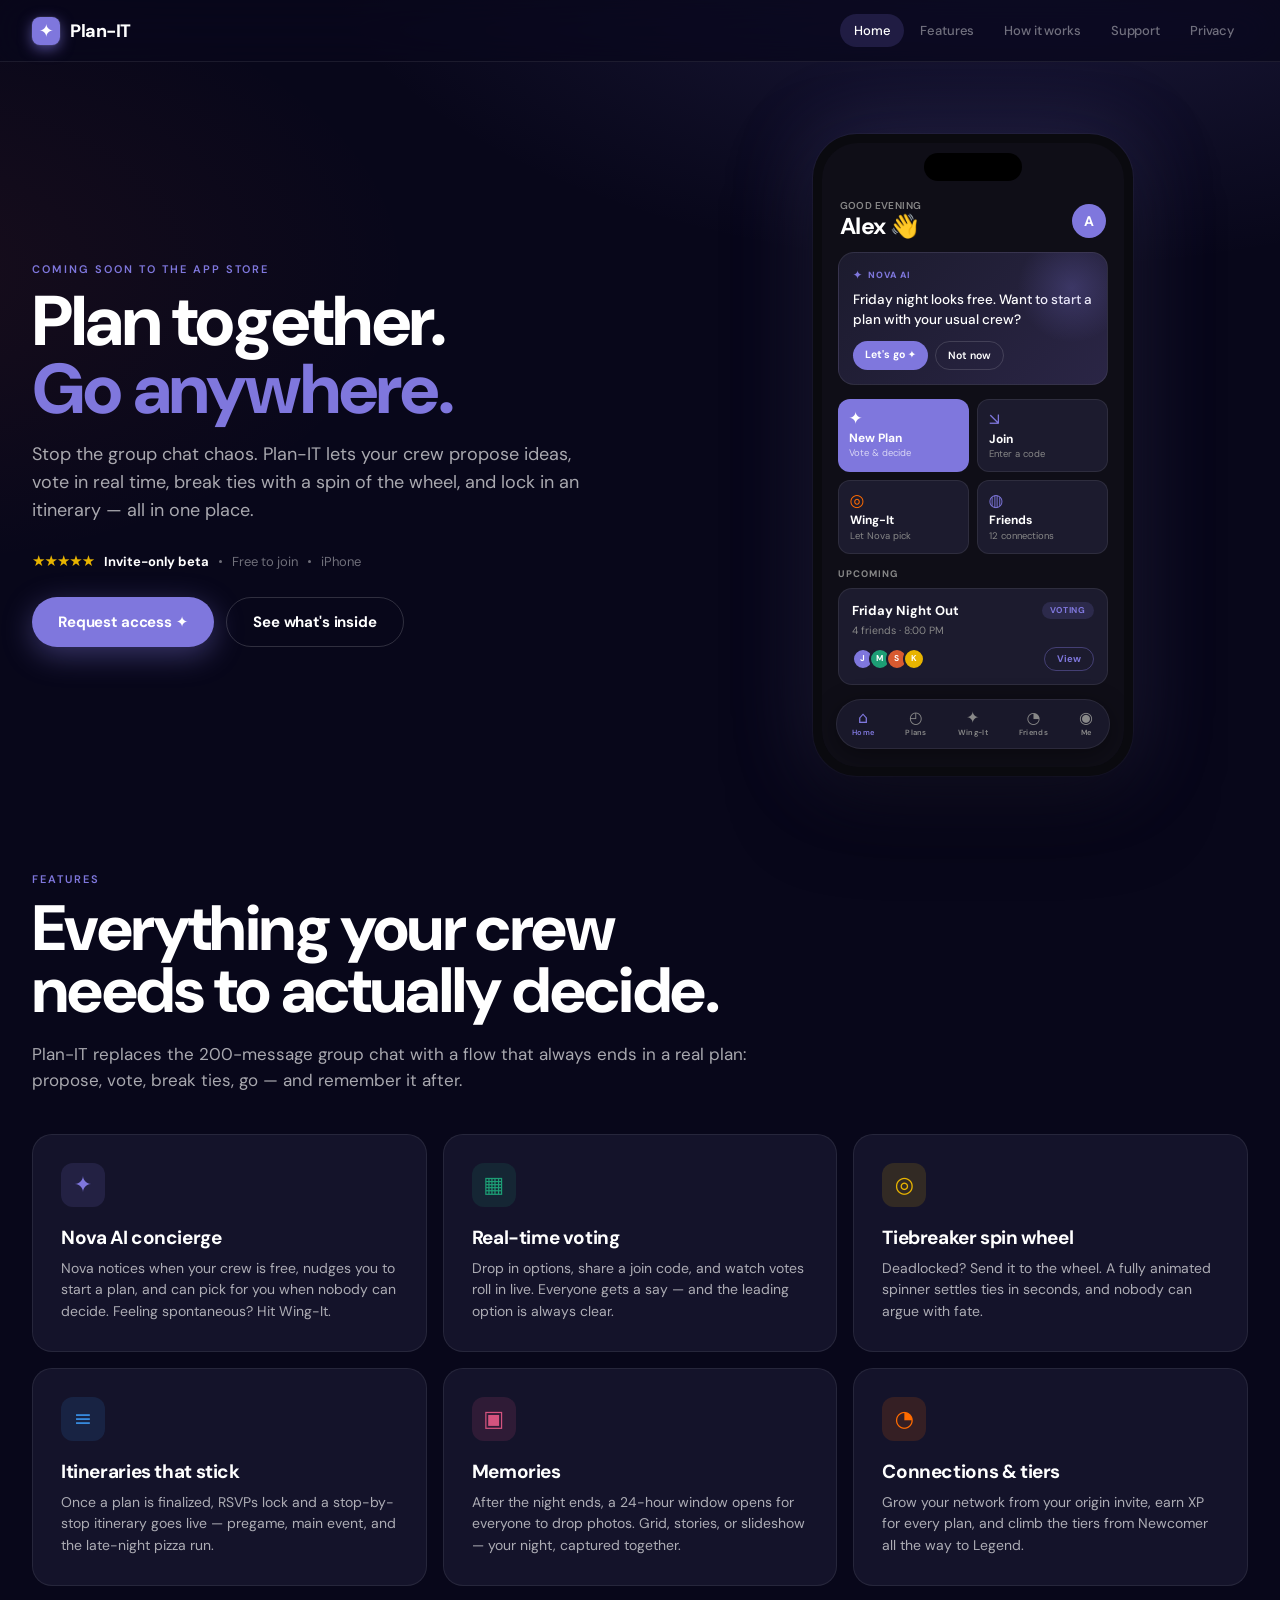
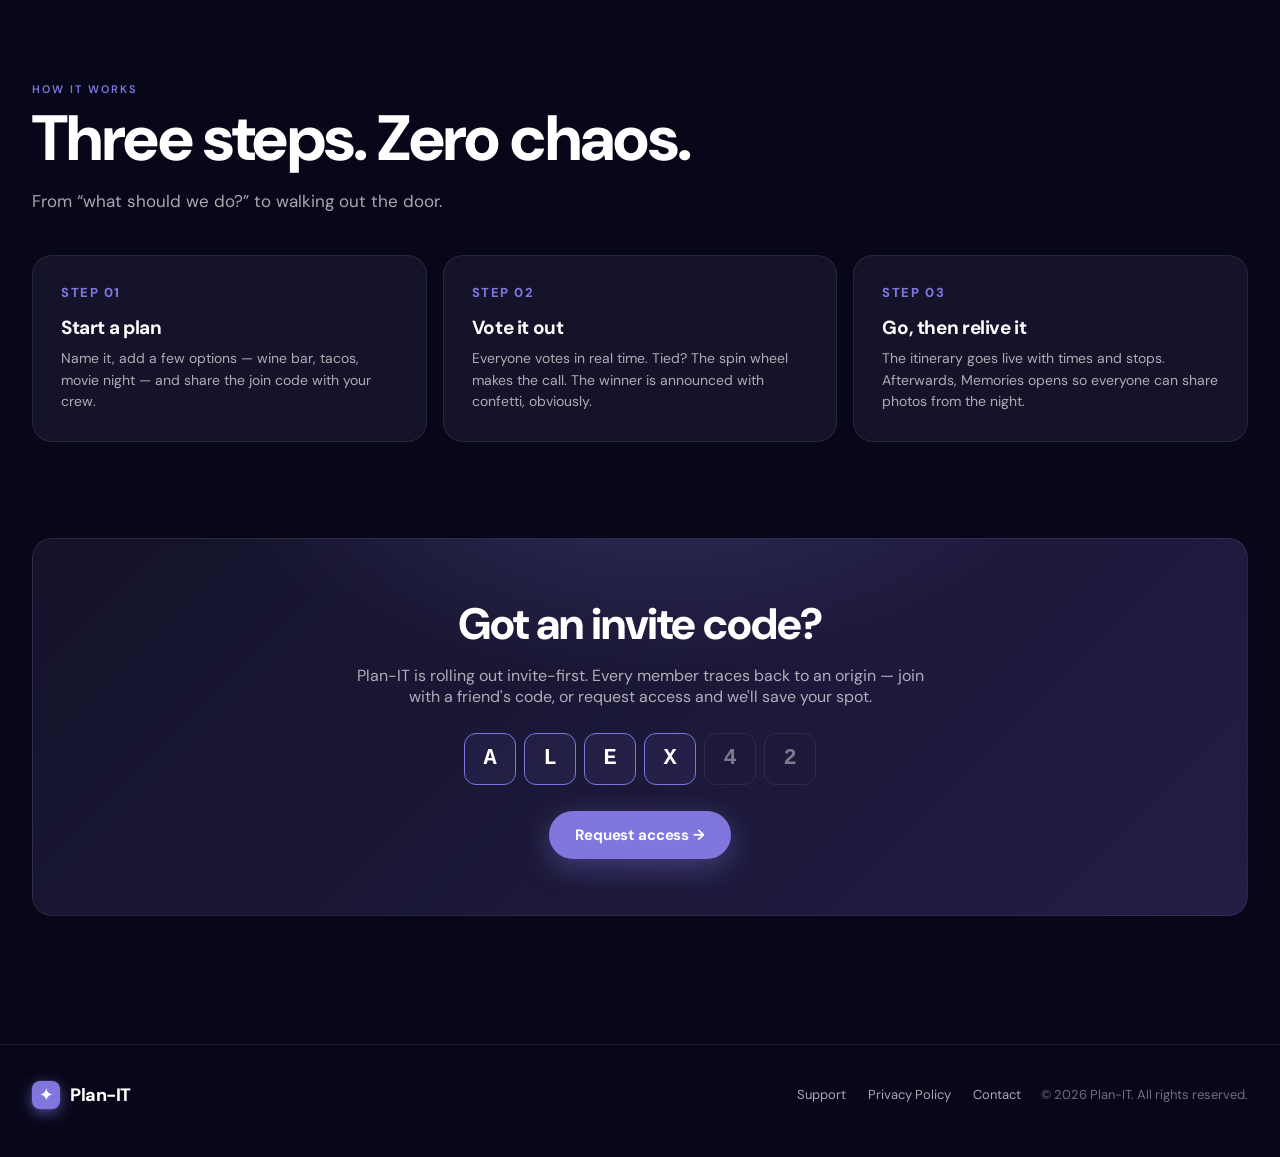
<file: index.html>
<!DOCTYPE html>
<html lang="en">
<head>
  <meta charset="UTF-8">
  <meta name="viewport" content="width=device-width, initial-scale=1.0">
  <title>Plan-IT — Plan together. Go anywhere.</title>
  <meta name="description" content="Plan-IT ends the group chat chaos. Propose plans, vote with friends, break ties with the spin wheel, and go — all in one app.">
  <link rel="preconnect" href="https://fonts.googleapis.com">
  <link rel="preconnect" href="https://fonts.gstatic.com" crossorigin>
  <link href="https://fonts.googleapis.com/css2?family=DM+Sans:opsz,wght@9..40,400;9..40,500;9..40,600;9..40,700;9..40,800&display=swap" rel="stylesheet">
  <link rel="stylesheet" href="styles.css">
  <link rel="icon" href="data:image/svg+xml,<svg xmlns='http://www.w3.org/2000/svg' viewBox='0 0 32 32'><rect width='32' height='32' rx='8' fill='%237F77DD'/><text x='16' y='22' font-size='18' text-anchor='middle' fill='white'>✦</text></svg>">
</head>
<body>

  <!-- ═══════════ NAV ═══════════ -->
  <nav class="top-nav">
    <div class="top-nav-inner">
      <a class="brand" href="index.html">
        <span class="brand-mark">✦</span> Plan-IT
      </a>
      <div class="nav-links">
        <a class="nav-link active" href="index.html">Home</a>
        <a class="nav-link" href="#features">Features</a>
        <a class="nav-link" href="#how">How it works</a>
        <a class="nav-link" href="support.html">Support</a>
        <a class="nav-link" href="privacy.html">Privacy</a>
      </div>
    </div>
  </nav>

  <main>

    <!-- ═══════════ HERO ═══════════ -->
    <section class="hero">
      <div>
        <div class="section-eyebrow">Coming soon to the App Store</div>
        <h1>Plan together.<br><em>Go anywhere.</em></h1>
        <p class="hero-tag">
          Stop the group chat chaos. Plan-IT lets your crew propose ideas, vote in
          real time, break ties with a spin of the wheel, and lock in an itinerary —
          all in one place.
        </p>
        <div class="hero-meta">
          <span class="stars">★★★★★</span>
          <b>Invite-only beta</b>
          <span class="dot"></span>
          <span>Free to join</span>
          <span class="dot"></span>
          <span>iPhone</span>
        </div>
        <div class="cta-row">
          <a class="btn btn-primary" href="#invite">Request access ✦</a>
          <a class="btn btn-ghost" href="#features">See what's inside</a>
        </div>
      </div>

      <!-- Phone mockup: PlanIT Home screen -->
      <div class="phone-col">
        <div class="phone" aria-hidden="true">
          <div class="phone-screen">
            <div class="dynamic-island"></div>

            <div class="app-header">
              <div>
                <div class="greet">Good evening</div>
                <div class="who">Alex 👋</div>
              </div>
              <div class="avatar">A</div>
            </div>

            <div class="nova-card">
              <div class="nova-label">
                <span class="spark">✦</span><span class="nm">Nova AI</span>
              </div>
              <div class="nova-msg">Friday night looks free. Want to start a plan with your usual crew?</div>
              <div class="nova-actions">
                <span class="pill go">Let's go ✦</span>
                <span class="pill later">Not now</span>
              </div>
            </div>

            <div class="quick-grid">
              <div class="tile primary">
                <div class="ic">✦</div>
                <div class="lb">New Plan</div>
                <div class="sb">Vote &amp; decide</div>
              </div>
              <div class="tile">
                <div class="ic">↘</div>
                <div class="lb">Join</div>
                <div class="sb">Enter a code</div>
              </div>
              <div class="tile orange">
                <div class="ic">◎</div>
                <div class="lb">Wing-It</div>
                <div class="sb">Let Nova pick</div>
              </div>
              <div class="tile">
                <div class="ic">◍</div>
                <div class="lb">Friends</div>
                <div class="sb">12 connections</div>
              </div>
            </div>

            <div class="upcoming-label">Upcoming</div>
            <div class="up-card">
              <div class="up-row">
                <span class="t">Friday Night Out</span>
                <span class="badge">Voting</span>
              </div>
              <div class="up-sub">4 friends · 8:00 PM</div>
              <div class="up-people">
                <span class="face" style="background:#7F77DD">J</span>
                <span class="face" style="background:#1D9E75">M</span>
                <span class="face" style="background:#D85A30">S</span>
                <span class="face" style="background:#E8B400">K</span>
                <span class="up-view">View</span>
              </div>
            </div>

            <div class="tab-bar">
              <div class="tab on"><span class="ti">⌂</span><span class="tl">Home</span></div>
              <div class="tab"><span class="ti">◴</span><span class="tl">Plans</span></div>
              <div class="tab"><span class="ti">✦</span><span class="tl">Wing-It</span></div>
              <div class="tab"><span class="ti">◔</span><span class="tl">Friends</span></div>
              <div class="tab"><span class="ti">◉</span><span class="tl">Me</span></div>
            </div>
          </div>
        </div>
      </div>
    </section>

    <!-- ═══════════ FEATURES ═══════════ -->
    <section id="features">
      <div class="section-eyebrow">Features</div>
      <h2 class="section-h">Everything your crew needs to actually decide.</h2>
      <p class="section-sub">
        Plan-IT replaces the 200-message group chat with a flow that always ends in
        a real plan: propose, vote, break ties, go — and remember it after.
      </p>

      <div class="features">
        <div class="feature-card">
          <div class="feature-ic">✦</div>
          <h3>Nova AI concierge</h3>
          <p>Nova notices when your crew is free, nudges you to start a plan, and can pick for you when nobody can decide. Feeling spontaneous? Hit Wing-It.</p>
        </div>
        <div class="feature-card c-green">
          <div class="feature-ic">▦</div>
          <h3>Real-time voting</h3>
          <p>Drop in options, share a join code, and watch votes roll in live. Everyone gets a say — and the leading option is always clear.</p>
        </div>
        <div class="feature-card c-gold">
          <div class="feature-ic">◎</div>
          <h3>Tiebreaker spin wheel</h3>
          <p>Deadlocked? Send it to the wheel. A fully animated spinner settles ties in seconds, and nobody can argue with fate.</p>
        </div>
        <div class="feature-card c-blue">
          <div class="feature-ic">≡</div>
          <h3>Itineraries that stick</h3>
          <p>Once a plan is finalized, RSVPs lock and a stop-by-stop itinerary goes live — pregame, main event, and the late-night pizza run.</p>
        </div>
        <div class="feature-card c-pink">
          <div class="feature-ic">▣</div>
          <h3>Memories</h3>
          <p>After the night ends, a 24-hour window opens for everyone to drop photos. Grid, stories, or slideshow — your night, captured together.</p>
        </div>
        <div class="feature-card c-orange">
          <div class="feature-ic">◔</div>
          <h3>Connections &amp; tiers</h3>
          <p>Grow your network from your origin invite, earn XP for every plan, and climb the tiers from Newcomer all the way to Legend.</p>
        </div>
      </div>
    </section>

    <!-- ═══════════ HOW IT WORKS ═══════════ -->
    <section id="how">
      <div class="section-eyebrow">How it works</div>
      <h2 class="section-h">Three steps. Zero chaos.</h2>
      <p class="section-sub">From “what should we do?” to walking out the door.</p>

      <div class="steps">
        <div class="step">
          <div class="step-num">STEP 01</div>
          <h3>Start a plan</h3>
          <p>Name it, add a few options — wine bar, tacos, movie night — and share the join code with your crew.</p>
        </div>
        <div class="step">
          <div class="step-num">STEP 02</div>
          <h3>Vote it out</h3>
          <p>Everyone votes in real time. Tied? The spin wheel makes the call. The winner is announced with confetti, obviously.</p>
        </div>
        <div class="step">
          <div class="step-num">STEP 03</div>
          <h3>Go, then relive it</h3>
          <p>The itinerary goes live with times and stops. Afterwards, Memories opens so everyone can share photos from the night.</p>
        </div>
      </div>
    </section>

    <!-- ═══════════ INVITE ═══════════ -->
    <section class="invite-band" id="invite">
      <h2>Got an invite code?</h2>
      <p>Plan-IT is rolling out invite-first. Every member traces back to an origin — join with a friend's code, or request access and we'll save your spot.</p>
      <div class="code-row" aria-hidden="true">
        <span class="code-cell">A</span>
        <span class="code-cell">L</span>
        <span class="code-cell">E</span>
        <span class="code-cell">X</span>
        <span class="code-cell empty">4</span>
        <span class="code-cell empty">2</span>
      </div>
      <a class="btn btn-primary" href="mailto:hello@planit.app?subject=Plan-IT%20access%20request">Request access →</a>
    </section>

  </main>

  <!-- ═══════════ FOOTER ═══════════ -->
  <footer>
    <div class="footer-inner">
      <a class="brand" href="index.html"><span class="brand-mark">✦</span> Plan-IT</a>
      <div class="footer-links">
        <a href="support.html">Support</a>
        <a href="privacy.html">Privacy Policy</a>
        <a href="mailto:hello@planit.app">Contact</a>
      </div>
      <span class="fade">© 2026 Plan-IT. All rights reserved.</span>
    </div>
  </footer>

</body>
</html>
</file>
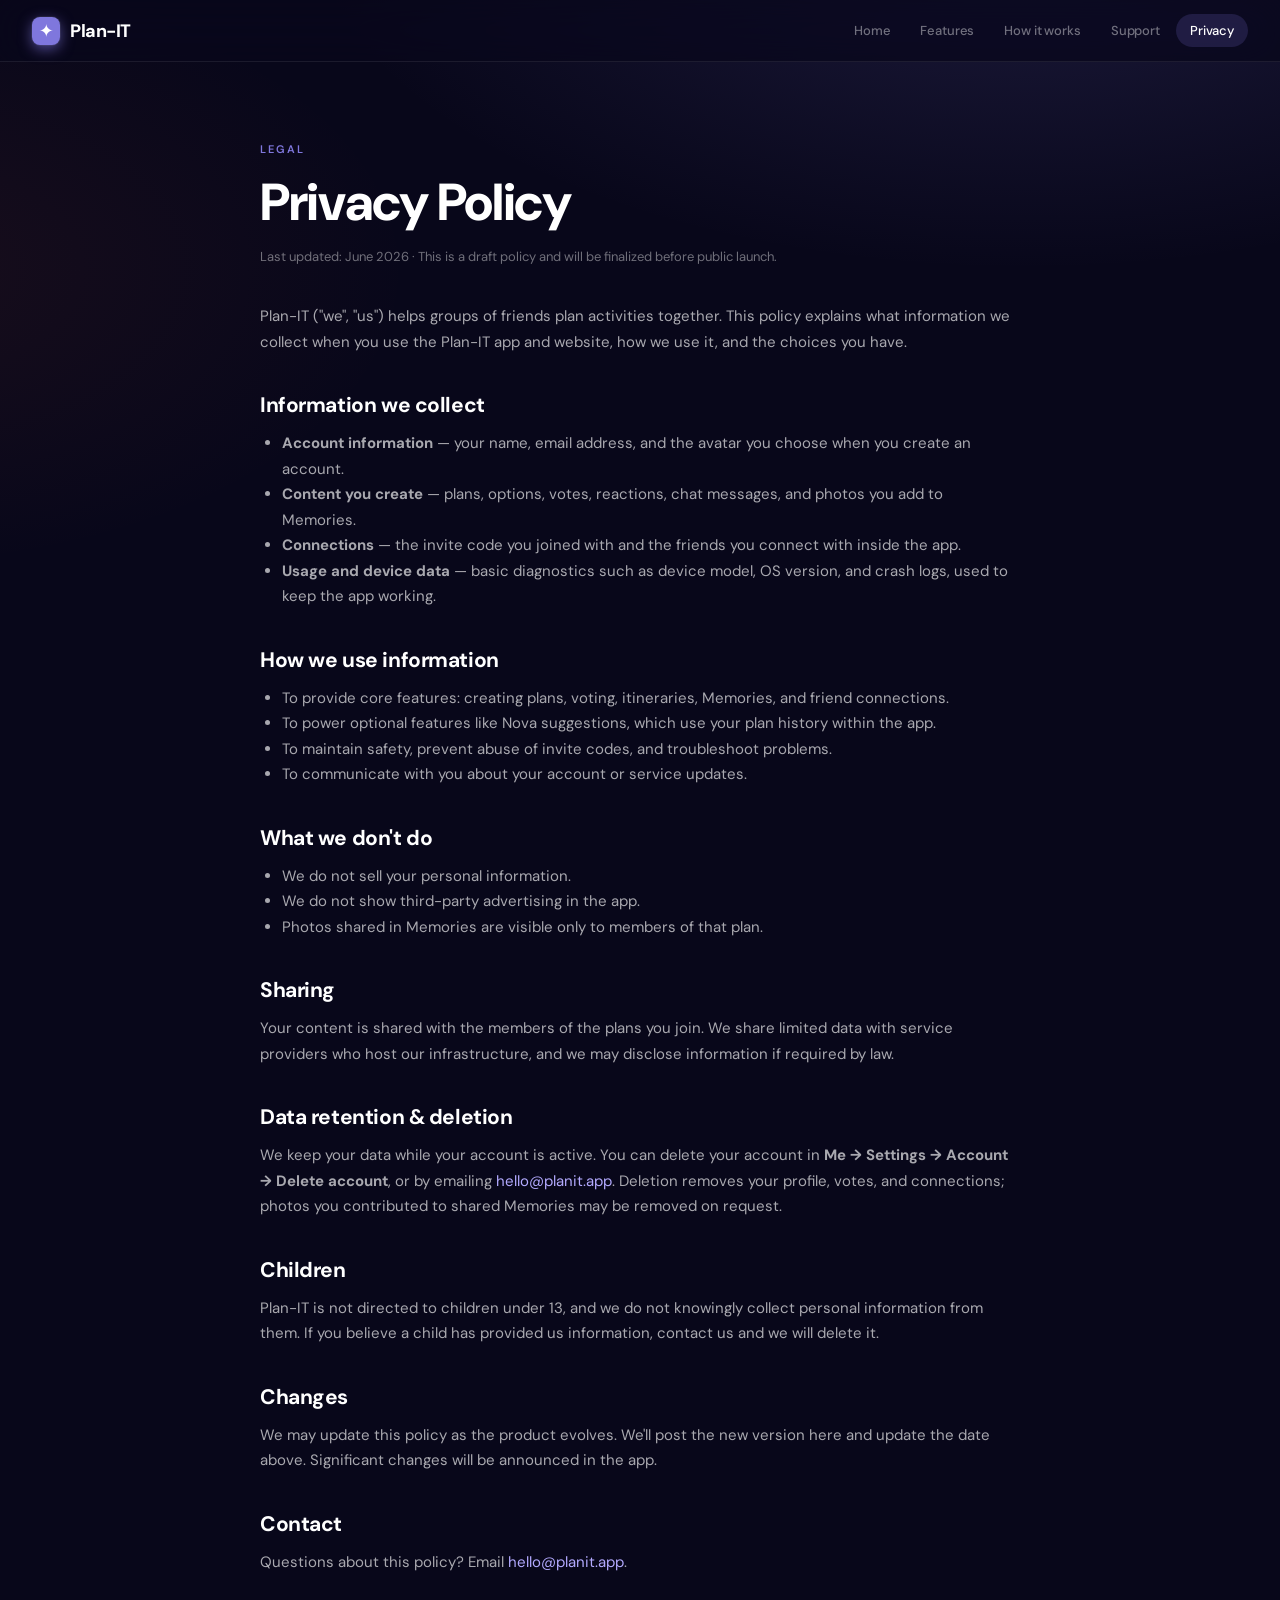
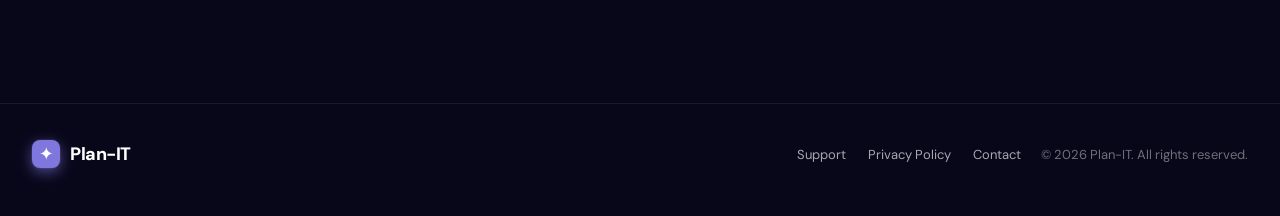
<file: privacy.html>
<!DOCTYPE html>
<html lang="en">
<head>
  <meta charset="UTF-8">
  <meta name="viewport" content="width=device-width, initial-scale=1.0">
  <title>Privacy Policy — Plan-IT</title>
  <meta name="description" content="Plan-IT privacy policy: what we collect, how we use it, and your choices.">
  <link rel="preconnect" href="https://fonts.googleapis.com">
  <link rel="preconnect" href="https://fonts.gstatic.com" crossorigin>
  <link href="https://fonts.googleapis.com/css2?family=DM+Sans:opsz,wght@9..40,400;9..40,500;9..40,600;9..40,700;9..40,800&display=swap" rel="stylesheet">
  <link rel="stylesheet" href="styles.css">
  <link rel="icon" href="data:image/svg+xml,<svg xmlns='http://www.w3.org/2000/svg' viewBox='0 0 32 32'><rect width='32' height='32' rx='8' fill='%237F77DD'/><text x='16' y='22' font-size='18' text-anchor='middle' fill='white'>✦</text></svg>">
</head>
<body>

  <nav class="top-nav">
    <div class="top-nav-inner">
      <a class="brand" href="index.html"><span class="brand-mark">✦</span> Plan-IT</a>
      <div class="nav-links">
        <a class="nav-link" href="index.html">Home</a>
        <a class="nav-link" href="index.html#features">Features</a>
        <a class="nav-link" href="index.html#how">How it works</a>
        <a class="nav-link" href="support.html">Support</a>
        <a class="nav-link active" href="privacy.html">Privacy</a>
      </div>
    </div>
  </nav>

  <main>
    <div class="doc">
      <div class="section-eyebrow">Legal</div>
      <h1>Privacy Policy</h1>
      <p class="updated">Last updated: June 2026 · This is a draft policy and will be finalized before public launch.</p>

      <p>Plan-IT ("we", "us") helps groups of friends plan activities together. This policy
      explains what information we collect when you use the Plan-IT app and website, how we
      use it, and the choices you have.</p>

      <h2>Information we collect</h2>
      <ul>
        <li><b>Account information</b> — your name, email address, and the avatar you choose when you create an account.</li>
        <li><b>Content you create</b> — plans, options, votes, reactions, chat messages, and photos you add to Memories.</li>
        <li><b>Connections</b> — the invite code you joined with and the friends you connect with inside the app.</li>
        <li><b>Usage and device data</b> — basic diagnostics such as device model, OS version, and crash logs, used to keep the app working.</li>
      </ul>

      <h2>How we use information</h2>
      <ul>
        <li>To provide core features: creating plans, voting, itineraries, Memories, and friend connections.</li>
        <li>To power optional features like Nova suggestions, which use your plan history within the app.</li>
        <li>To maintain safety, prevent abuse of invite codes, and troubleshoot problems.</li>
        <li>To communicate with you about your account or service updates.</li>
      </ul>

      <h2>What we don't do</h2>
      <ul>
        <li>We do not sell your personal information.</li>
        <li>We do not show third-party advertising in the app.</li>
        <li>Photos shared in Memories are visible only to members of that plan.</li>
      </ul>

      <h2>Sharing</h2>
      <p>Your content is shared with the members of the plans you join. We share limited data
      with service providers who host our infrastructure, and we may disclose information if
      required by law.</p>

      <h2>Data retention &amp; deletion</h2>
      <p>We keep your data while your account is active. You can delete your account in
      <b>Me → Settings → Account → Delete account</b>, or by emailing
      <a href="mailto:hello@planit.app">hello@planit.app</a>. Deletion removes your profile,
      votes, and connections; photos you contributed to shared Memories may be removed on request.</p>

      <h2>Children</h2>
      <p>Plan-IT is not directed to children under 13, and we do not knowingly collect
      personal information from them. If you believe a child has provided us information,
      contact us and we will delete it.</p>

      <h2>Changes</h2>
      <p>We may update this policy as the product evolves. We'll post the new version here
      and update the date above. Significant changes will be announced in the app.</p>

      <h2>Contact</h2>
      <p>Questions about this policy? Email <a href="mailto:hello@planit.app">hello@planit.app</a>.</p>
    </div>
  </main>

  <footer>
    <div class="footer-inner">
      <a class="brand" href="index.html"><span class="brand-mark">✦</span> Plan-IT</a>
      <div class="footer-links">
        <a href="support.html">Support</a>
        <a href="privacy.html">Privacy Policy</a>
        <a href="mailto:hello@planit.app">Contact</a>
      </div>
      <span class="fade">© 2026 Plan-IT. All rights reserved.</span>
    </div>
  </footer>

</body>
</html>
</file>
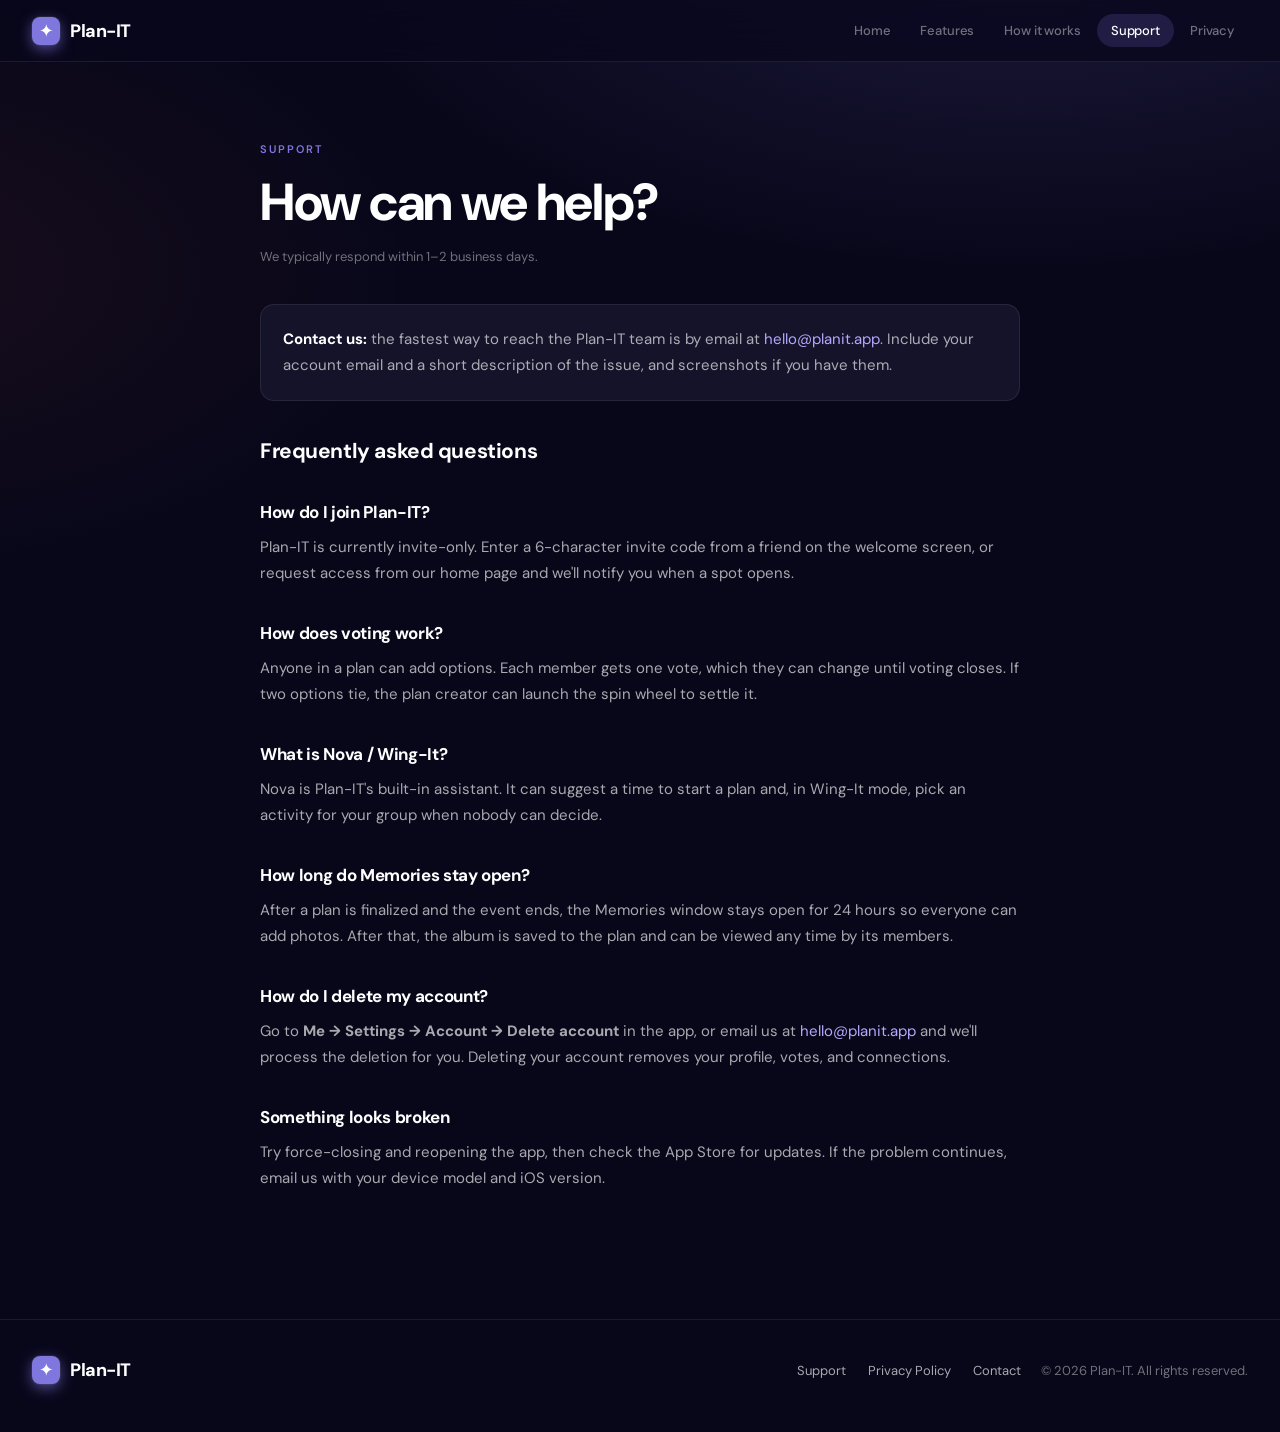
<file: support.html>
<!DOCTYPE html>
<html lang="en">
<head>
  <meta charset="UTF-8">
  <meta name="viewport" content="width=device-width, initial-scale=1.0">
  <title>Support — Plan-IT</title>
  <meta name="description" content="Get help with Plan-IT: account questions, invite codes, voting, and troubleshooting.">
  <link rel="preconnect" href="https://fonts.googleapis.com">
  <link rel="preconnect" href="https://fonts.gstatic.com" crossorigin>
  <link href="https://fonts.googleapis.com/css2?family=DM+Sans:opsz,wght@9..40,400;9..40,500;9..40,600;9..40,700;9..40,800&display=swap" rel="stylesheet">
  <link rel="stylesheet" href="styles.css">
  <link rel="icon" href="data:image/svg+xml,<svg xmlns='http://www.w3.org/2000/svg' viewBox='0 0 32 32'><rect width='32' height='32' rx='8' fill='%237F77DD'/><text x='16' y='22' font-size='18' text-anchor='middle' fill='white'>✦</text></svg>">
</head>
<body>

  <nav class="top-nav">
    <div class="top-nav-inner">
      <a class="brand" href="index.html"><span class="brand-mark">✦</span> Plan-IT</a>
      <div class="nav-links">
        <a class="nav-link" href="index.html">Home</a>
        <a class="nav-link" href="index.html#features">Features</a>
        <a class="nav-link" href="index.html#how">How it works</a>
        <a class="nav-link active" href="support.html">Support</a>
        <a class="nav-link" href="privacy.html">Privacy</a>
      </div>
    </div>
  </nav>

  <main>
    <div class="doc">
      <div class="section-eyebrow">Support</div>
      <h1>How can we help?</h1>
      <p class="updated">We typically respond within 1–2 business days.</p>

      <div class="card">
        <p><b>Contact us:</b> the fastest way to reach the Plan-IT team is by email at
        <a href="mailto:hello@planit.app">hello@planit.app</a>. Include your account
        email and a short description of the issue, and screenshots if you have them.</p>
      </div>

      <h2>Frequently asked questions</h2>

      <h2 style="font-size:17px">How do I join Plan-IT?</h2>
      <p>Plan-IT is currently invite-only. Enter a 6-character invite code from a friend
      on the welcome screen, or request access from our home page and we'll notify you
      when a spot opens.</p>

      <h2 style="font-size:17px">How does voting work?</h2>
      <p>Anyone in a plan can add options. Each member gets one vote, which they can change
      until voting closes. If two options tie, the plan creator can launch the spin wheel
      to settle it.</p>

      <h2 style="font-size:17px">What is Nova / Wing-It?</h2>
      <p>Nova is Plan-IT's built-in assistant. It can suggest a time to start a plan and,
      in Wing-It mode, pick an activity for your group when nobody can decide.</p>

      <h2 style="font-size:17px">How long do Memories stay open?</h2>
      <p>After a plan is finalized and the event ends, the Memories window stays open for
      24 hours so everyone can add photos. After that, the album is saved to the plan
      and can be viewed any time by its members.</p>

      <h2 style="font-size:17px">How do I delete my account?</h2>
      <p>Go to <b>Me → Settings → Account → Delete account</b> in the app, or email us at
      <a href="mailto:hello@planit.app">hello@planit.app</a> and we'll process the deletion
      for you. Deleting your account removes your profile, votes, and connections.</p>

      <h2 style="font-size:17px">Something looks broken</h2>
      <p>Try force-closing and reopening the app, then check the App Store for updates.
      If the problem continues, email us with your device model and iOS version.</p>
    </div>
  </main>

  <footer>
    <div class="footer-inner">
      <a class="brand" href="index.html"><span class="brand-mark">✦</span> Plan-IT</a>
      <div class="footer-links">
        <a href="support.html">Support</a>
        <a href="privacy.html">Privacy Policy</a>
        <a href="mailto:hello@planit.app">Contact</a>
      </div>
      <span class="fade">© 2026 Plan-IT. All rights reserved.</span>
    </div>
  </footer>

</body>
</html>
</file>
<file: styles.css>
/* ════════════════════════════════════════════════════════════
   Plan-IT — Marketing site styles
   Design system carried over from the "Plan IT Final Looks"
   Claude design (Midnight vibe). Tokens live in :root so the
   whole site can be re-themed or scaled by editing one block.
   ════════════════════════════════════════════════════════════ */

* { box-sizing: border-box; margin: 0; padding: 0; }

:root {
  /* Brand (locked) */
  --pl-purple: #7F77DD;
  --pl-purple-dim: #534AB7;
  --pl-bg: #0F0E17;
  --pl-surface: #1C1B2E;
  --pl-surface2: #252440;
  --pl-text: #FFFFFF;
  --pl-muted: #888888;
  --pl-green: #1D9E75;
  --pl-red: #E24B4A;
  --pl-gold: #E8B400;
  --pl-orange: #FF6B00;

  /* Page chrome */
  --bg: #08071a;
  --page-bg-grad:
    radial-gradient(1200px 600px at 80% -10%, rgba(127,119,221,0.18), transparent 60%),
    radial-gradient(900px 500px at -10% 30%, rgba(216,90,48,0.08), transparent 60%),
    #08071a;
  --surface: #14132a;
  --surface-2: #1e1c3a;
  --border: rgba(255,255,255,0.08);
  --border-strong: rgba(255,255,255,0.16);
  --text: #ffffff;
  --text-dim: rgba(255,255,255,0.65);
  --text-mute: rgba(255,255,255,0.42);
  --accent: #7F77DD;
  --accent-2: #b3aaff;
  --display-font: 'DM Sans', -apple-system, system-ui, sans-serif;
  --body-font: 'DM Sans', -apple-system, system-ui, sans-serif;
  --display-weight: 800;
  --display-tracking: -0.025em;
  --section-radius: 20px;
  --tile-radius: 14px;
  --phone-shadow: 0 30px 80px rgba(0,0,0,0.55), 0 0 0 1px rgba(255,255,255,0.04);
  --phone-glow: 0 0 80px rgba(127,119,221,0.25);
}

html, body { background: var(--bg); }
body {
  font-family: var(--body-font);
  color: var(--text);
  min-height: 100vh;
  background: var(--page-bg-grad);
  background-attachment: fixed;
  -webkit-font-smoothing: antialiased;
  text-rendering: optimizeLegibility;
}

a { color: var(--accent-2); text-decoration: none; }
a:hover { text-decoration: underline; }

/* ============== TOP NAV ============== */
.top-nav {
  position: sticky; top: 0; z-index: 100;
  backdrop-filter: blur(20px) saturate(140%);
  -webkit-backdrop-filter: blur(20px) saturate(140%);
  background: color-mix(in srgb, var(--bg) 75%, transparent);
  border-bottom: 1px solid var(--border);
}
.top-nav-inner {
  max-width: 1280px; margin: 0 auto;
  display: flex; align-items: center; gap: 4px;
  padding: 14px 32px;
}
.brand {
  display: flex; align-items: center; gap: 10px;
  margin-right: auto;
  font-family: var(--display-font);
  font-weight: var(--display-weight);
  letter-spacing: var(--display-tracking);
  font-size: 18px;
  color: var(--text);
}
.brand:hover { text-decoration: none; }
.brand-mark {
  width: 28px; height: 28px; border-radius: 8px;
  background: var(--accent);
  display: grid; place-items: center;
  color: #fff; font-size: 18px; line-height: 1;
  box-shadow: 0 0 0 1px rgba(255,255,255,0.06), 0 4px 14px rgba(127,119,221,0.6);
}
.nav-links { display: flex; gap: 2px; }
.nav-link {
  font-size: 13px; font-weight: 500;
  color: var(--text-mute);
  padding: 8px 14px; border-radius: 999px;
  transition: all 0.15s;
  letter-spacing: -0.01em;
  white-space: nowrap;
}
.nav-link:hover { color: var(--text); background: rgba(255,255,255,0.06); text-decoration: none; }
.nav-link.active { color: var(--text); background: rgba(127,119,221,0.18); }

/* ============== LAYOUT ============== */
main { max-width: 1280px; margin: 0 auto; padding: 32px; }

.section-eyebrow {
  font-size: 11px; font-weight: 600; letter-spacing: 0.18em;
  text-transform: uppercase; color: var(--accent);
  margin-bottom: 12px;
}
.section-h {
  font-family: var(--display-font);
  font-size: clamp(40px, 5vw, 64px);
  font-weight: var(--display-weight);
  letter-spacing: var(--display-tracking);
  line-height: 0.98;
  margin-bottom: 18px;
  text-wrap: balance;
}
.section-sub {
  font-size: 17px; color: var(--text-dim);
  max-width: 60ch; line-height: 1.55;
  margin-bottom: 40px;
}

/* ============== HERO ============== */
.hero {
  display: grid; grid-template-columns: 1.05fr 0.95fr;
  gap: 56px; align-items: center;
  margin: 40px 0 96px;
}
.hero h1 {
  font-family: var(--display-font);
  font-size: clamp(44px, 5.5vw, 72px);
  font-weight: var(--display-weight);
  letter-spacing: var(--display-tracking);
  line-height: 0.96;
  margin-bottom: 18px;
  text-wrap: balance;
}
.hero h1 em { font-style: normal; color: var(--accent); }
.hero-tag {
  font-size: 18px; color: var(--text-dim);
  line-height: 1.55; max-width: 46ch;
  margin-bottom: 26px;
}
.hero-meta {
  display: flex; align-items: center; gap: 10px;
  font-size: 13px; color: var(--text-mute);
  margin-bottom: 26px;
}
.hero-meta .stars { color: var(--pl-gold); letter-spacing: -1px; font-size: 15px; }
.hero-meta b { color: var(--text); font-weight: 700; }
.hero-meta .dot { width: 3px; height: 3px; border-radius: 50%; background: var(--text-mute); }
.cta-row { display: flex; gap: 12px; flex-wrap: wrap; }

.btn {
  display: inline-flex; align-items: center; gap: 8px;
  font-family: inherit; font-size: 15px; font-weight: 700;
  border-radius: 999px; padding: 14px 26px;
  cursor: pointer; border: none;
  letter-spacing: -0.01em;
  transition: transform 0.15s, box-shadow 0.15s;
}
.btn:hover { transform: translateY(-1px); text-decoration: none; }
.btn-primary {
  background: var(--accent); color: #fff;
  box-shadow: 0 8px 30px rgba(127,119,221,0.4);
}
.btn-ghost {
  background: transparent; color: var(--text);
  border: 1px solid var(--border-strong);
}

/* ============== PHONE MOCKUP ============== */
.phone-col { display: flex; justify-content: center; }
.phone {
  width: 320px;
  border-radius: 44px;
  background: #0a0a0f;
  box-shadow: var(--phone-shadow), var(--phone-glow);
  padding: 9px;
  flex-shrink: 0;
}
.phone-screen {
  border-radius: 36px;
  background: var(--pl-bg);
  overflow: hidden;
  position: relative;
  color: var(--pl-text);
  padding-bottom: 18px;
}
.dynamic-island {
  width: 98px; height: 28px; border-radius: 18px;
  background: #000; margin: 10px auto 8px;
}
.app-header {
  display: flex; align-items: flex-end; justify-content: space-between;
  padding: 10px 18px 14px;
}
.app-header .greet { font-size: 10px; color: var(--pl-muted); font-weight: 600; letter-spacing: 0.4px; text-transform: uppercase; margin-bottom: 3px; }
.app-header .who { font-size: 23px; font-weight: 800; letter-spacing: -0.5px; line-height: 1; }
.avatar {
  width: 34px; height: 34px; border-radius: 50%;
  background: var(--pl-purple); color: #fff;
  display: grid; place-items: center;
  font-size: 14px; font-weight: 700;
}
.nova-card {
  margin: 0 16px 14px;
  background: linear-gradient(135deg, var(--pl-surface) 0%, #2a2545 100%);
  border-radius: 16px; padding: 14px;
  border: 1px solid rgba(255,255,255,0.08);
  position: relative; overflow: hidden;
}
.nova-card::before {
  content: ''; position: absolute; top: -20px; right: -20px;
  width: 110px; height: 110px; border-radius: 50%;
  background: radial-gradient(circle, rgba(127,119,221,0.25) 0%, transparent 70%);
}
.nova-label { display: flex; align-items: center; gap: 5px; margin-bottom: 7px; }
.nova-label .spark { color: var(--pl-purple); font-size: 12px; }
.nova-label .nm { font-size: 9px; font-weight: 800; color: var(--pl-purple); letter-spacing: 1px; text-transform: uppercase; }
.nova-msg { font-size: 13.5px; line-height: 1.45; font-weight: 500; }
.nova-actions { display: flex; gap: 7px; margin-top: 12px; }
.pill {
  font-size: 10.5px; font-weight: 700; padding: 7px 12px;
  border-radius: 999px; border: none; font-family: inherit;
}
.pill.go { background: var(--pl-purple); color: #fff; }
.pill.later { background: transparent; color: var(--pl-text); border: 1px solid rgba(255,255,255,0.14); font-weight: 600; }
.quick-grid {
  display: grid; grid-template-columns: 1fr 1fr; gap: 8px;
  padding: 0 16px; margin-bottom: 14px;
}
.tile {
  background: var(--pl-surface);
  border: 1px solid rgba(255,255,255,0.08);
  border-radius: 12px; padding: 11px;
}
.tile.primary { background: var(--pl-purple); border: none; }
.tile .ic { font-size: 17px; color: var(--pl-purple); margin-bottom: 5px; line-height: 1; }
.tile.primary .ic, .tile.primary .lb, .tile.primary .sb { color: #fff; }
.tile.orange .ic { color: var(--pl-orange); }
.tile .lb { font-size: 12px; font-weight: 700; line-height: 1.1; }
.tile .sb { font-size: 9.5px; color: var(--pl-muted); margin-top: 2px; }
.tile.primary .sb { color: rgba(255,255,255,0.7); }
.upcoming-label {
  padding: 0 16px; font-size: 9.5px; font-weight: 700;
  color: var(--pl-muted); letter-spacing: 1px; text-transform: uppercase;
  margin-bottom: 8px;
}
.up-card {
  margin: 0 16px;
  background: var(--pl-surface);
  border: 1px solid rgba(255,255,255,0.08);
  border-radius: 14px; padding: 13px;
}
.up-row { display: flex; justify-content: space-between; align-items: center; margin-bottom: 5px; }
.up-row .t { font-size: 13px; font-weight: 700; }
.badge {
  font-size: 8.5px; font-weight: 700; letter-spacing: 0.6px;
  padding: 3px 8px; border-radius: 999px;
  background: rgba(127,119,221,0.16); color: var(--pl-purple);
  text-transform: uppercase;
}
.up-sub { font-size: 10.5px; color: var(--pl-muted); margin-bottom: 10px; }
.up-people { display: flex; align-items: center; }
.face {
  width: 22px; height: 22px; border-radius: 50%;
  border: 2px solid var(--pl-surface);
  color: #fff; font-size: 8.5px; font-weight: 700;
  display: grid; place-items: center;
  margin-left: -5px;
}
.face:first-child { margin-left: 0; }
.up-view {
  margin-left: auto;
  font-size: 9.5px; font-weight: 700; color: var(--pl-purple);
  border: 1px solid rgba(127,119,221,0.4); border-radius: 999px;
  padding: 5px 12px; background: none; font-family: inherit;
}
.tab-bar {
  margin: 14px 14px 0;
  height: 50px; border-radius: 26px;
  background: rgba(28,27,46,0.85);
  border: 1px solid rgba(255,255,255,0.08);
  display: flex; align-items: center; justify-content: space-around;
  box-shadow: 0 6px 24px rgba(0,0,0,0.4);
}
.tab { display: flex; flex-direction: column; align-items: center; gap: 2px; color: var(--pl-muted); }
.tab.on { color: var(--pl-purple); }
.tab .ti { font-size: 16px; line-height: 1; }
.tab .tl { font-size: 7.5px; font-weight: 600; letter-spacing: 0.3px; }

/* ============== FEATURE GRID ============== */
.features {
  display: grid; grid-template-columns: repeat(3, 1fr);
  gap: 16px; margin-bottom: 96px;
}
.feature-card {
  background: var(--surface);
  border: 1px solid var(--border);
  border-radius: var(--section-radius);
  padding: 28px;
  transition: transform 0.2s, border-color 0.2s;
}
.feature-card:hover { transform: translateY(-3px); border-color: var(--border-strong); }
.feature-ic {
  width: 44px; height: 44px; border-radius: 12px;
  display: grid; place-items: center;
  font-size: 22px; margin-bottom: 18px;
  background: rgba(127,119,221,0.14); color: var(--accent);
}
.feature-card.c-green .feature-ic  { background: rgba(29,158,117,0.14); color: var(--pl-green); }
.feature-card.c-gold .feature-ic   { background: rgba(232,180,0,0.14);  color: var(--pl-gold); }
.feature-card.c-orange .feature-ic { background: rgba(255,107,0,0.14);  color: var(--pl-orange); }
.feature-card.c-pink .feature-ic   { background: rgba(212,83,126,0.14); color: #D4537E; }
.feature-card.c-blue .feature-ic   { background: rgba(55,138,221,0.14); color: #378ADD; }
.feature-card h3 {
  font-family: var(--display-font);
  font-size: 19px; font-weight: 700;
  letter-spacing: -0.02em; margin-bottom: 8px;
}
.feature-card p { font-size: 14px; color: var(--text-dim); line-height: 1.55; }

/* ============== HOW IT WORKS ============== */
.steps {
  display: grid; grid-template-columns: repeat(3, 1fr);
  gap: 16px; margin-bottom: 96px;
}
.step {
  background: var(--surface);
  border: 1px solid var(--border);
  border-radius: var(--section-radius);
  padding: 28px;
  position: relative;
}
.step-num {
  font-family: var(--display-font);
  font-size: 13px; font-weight: 800;
  color: var(--accent);
  letter-spacing: 0.12em;
  margin-bottom: 14px;
}
.step h3 { font-size: 19px; font-weight: 700; letter-spacing: -0.02em; margin-bottom: 8px; }
.step p { font-size: 14px; color: var(--text-dim); line-height: 1.55; }

/* ============== INVITE BANNER ============== */
.invite-band {
  background: linear-gradient(135deg, var(--surface) 0%, #221d45 100%);
  border: 1px solid var(--border);
  border-radius: var(--section-radius);
  padding: 56px 40px;
  text-align: center;
  margin-bottom: 96px;
  position: relative; overflow: hidden;
}
.invite-band::before {
  content: ''; position: absolute; inset: 0;
  background: radial-gradient(600px 300px at 50% -20%, rgba(127,119,221,0.22), transparent 70%);
  pointer-events: none;
}
.invite-band h2 {
  font-family: var(--display-font);
  font-size: clamp(30px, 4vw, 44px);
  font-weight: var(--display-weight);
  letter-spacing: var(--display-tracking);
  margin-bottom: 12px;
  position: relative;
}
.invite-band p { color: var(--text-dim); font-size: 16px; max-width: 52ch; margin: 0 auto 26px; position: relative; }
.code-row {
  display: flex; gap: 8px; justify-content: center;
  margin-bottom: 26px; position: relative;
}
.code-cell {
  width: 52px; height: 52px; border-radius: 12px;
  border: 1.5px solid var(--accent);
  background: rgba(127,119,221,0.08);
  display: grid; place-items: center;
  font-family: monospace; font-size: 22px; font-weight: 800;
}
.code-cell.empty { border-color: var(--border); background: transparent; color: var(--text-mute); }

/* ============== FOOTER ============== */
footer {
  border-top: 1px solid var(--border);
  padding: 36px 32px 48px;
}
.footer-inner {
  max-width: 1280px; margin: 0 auto;
  display: flex; align-items: center; justify-content: space-between;
  gap: 20px; flex-wrap: wrap;
}
.footer-inner .fade { color: var(--text-mute); font-size: 13px; }
.footer-links { display: flex; gap: 22px; }
.footer-links a { font-size: 13px; color: var(--text-dim); }

/* ============== LEGAL / SUPPORT PAGES ============== */
.doc {
  max-width: 760px; margin: 0 auto; padding: 48px 0 96px;
}
.doc h1 {
  font-family: var(--display-font);
  font-size: clamp(34px, 4.5vw, 52px);
  font-weight: var(--display-weight);
  letter-spacing: var(--display-tracking);
  margin-bottom: 10px;
}
.doc .updated { color: var(--text-mute); font-size: 13px; margin-bottom: 36px; }
.doc h2 {
  font-size: 21px; font-weight: 700; letter-spacing: -0.02em;
  margin: 36px 0 12px;
}
.doc p, .doc li { font-size: 15px; color: var(--text-dim); line-height: 1.7; }
.doc ul { padding-left: 22px; margin: 10px 0; }
.doc .card {
  background: var(--surface);
  border: 1px solid var(--border);
  border-radius: var(--tile-radius);
  padding: 22px; margin: 18px 0;
}
.doc .card b { color: var(--text); }

/* ============== RESPONSIVE ============== */
@media (max-width: 960px) {
  .hero { grid-template-columns: 1fr; gap: 40px; }
  .phone-col { order: -1; }
  .features, .steps { grid-template-columns: 1fr 1fr; }
}
@media (max-width: 620px) {
  main { padding: 20px; }
  .features, .steps { grid-template-columns: 1fr; }
  .nav-links { display: none; }
  .code-cell { width: 44px; height: 44px; font-size: 18px; }
}
</file>
